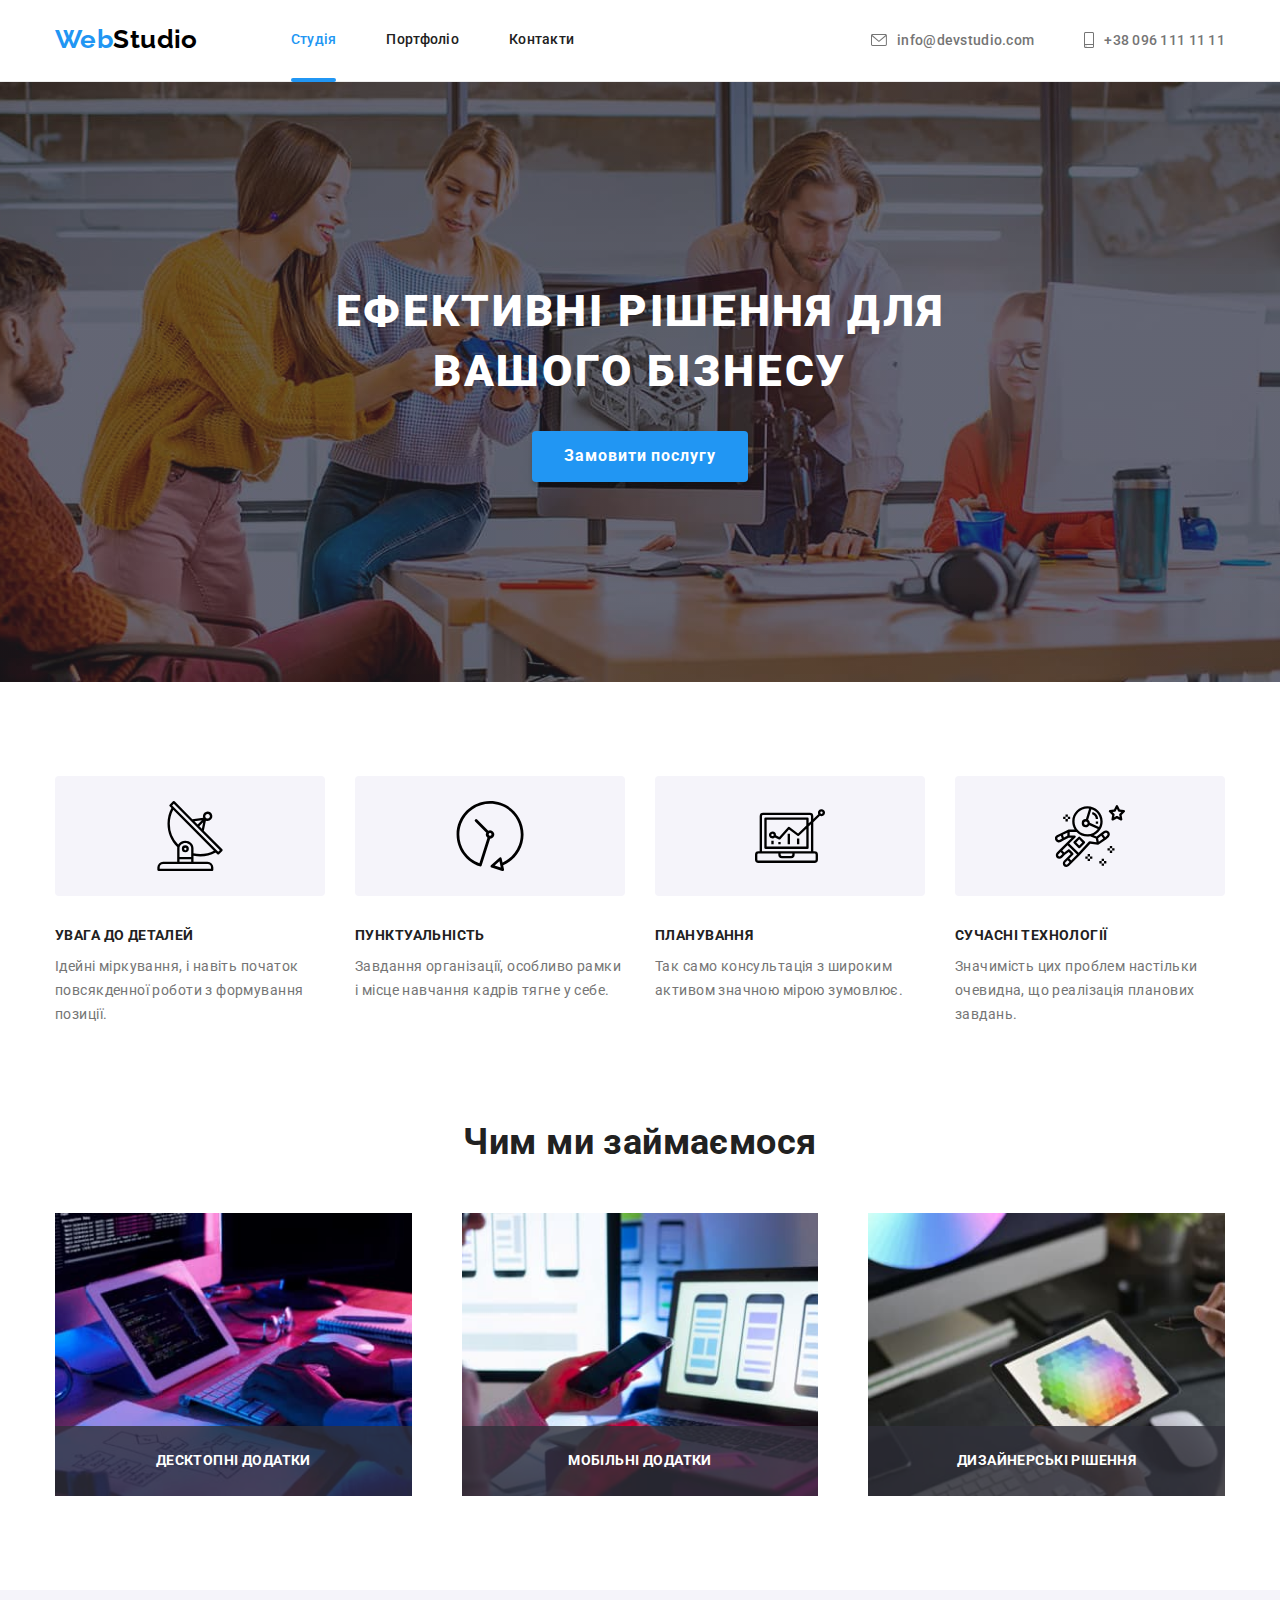
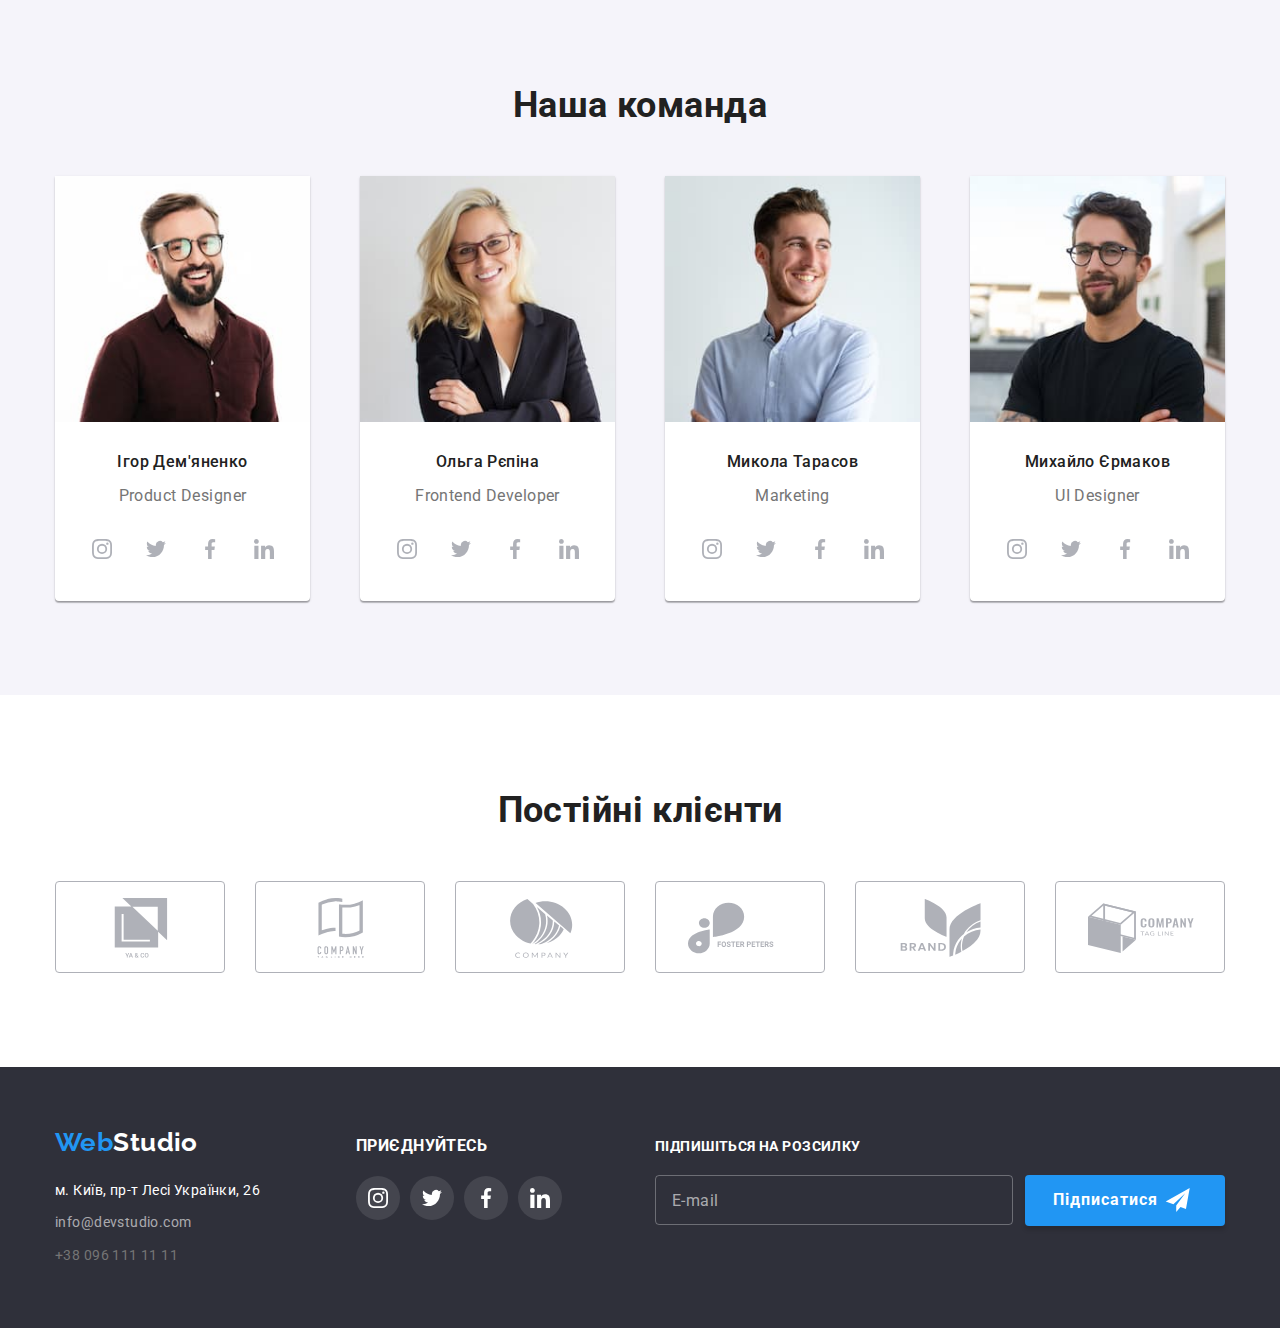
<file: index.html>
<!DOCTYPE html>
<html lang="uk">
  <head>
    <meta charset="UTF-8" />
    <meta http-equiv="X-UA-Compatible" content="IE=edge" />
    <meta name="viewport" content="width=device-width, initial-scale=1.0" />
    <title>WebStudio</title>
    <link
      href="https://fonts.googleapis.com/css2?family=Raleway:wght@700&family=Roboto:wght@400;500;700;900&display=swap"
      rel="stylesheet"
    />
    <link
      rel="stylesheet"
      href="https://cdnjs.cloudflare.com/ajax/libs/modern-normalize/1.1.0/modern-normalize.min.css"
    />
    <link rel="stylesheet" href="./css/main.min.css" />
  </head>

  <body>
    <!-- Шапка сайту -->
    <header class="pages-header">
      <!-- головна навігація -->
      <div class="container nav">
        <nav class="main-nav">
          <a class="logo logo--big" href="./index.html">
            <span class="logo--accent" lang="en">Web</span
            ><span lang="en">Studio</span></a
          >
          <ul class="site-nav">
            <li class="site-nav__items">
              <a href="" class="site-nav__link site-nav__link--current"
                >Студія</a
              >
            </li>
            <li class="site-nav__items">
              <a href="./portfolio.html" class="site-nav__link">Портфоліо</a>
            </li>
            <li class="site-nav__items">
              <a href="#" class="site-nav__link">Контакти</a>
            </li>
          </ul>
        </nav>
        <ul class="auth-nav">
          <li class="auth-nav__items">
            <a
              href="mailto:info@devstudio.com"
              class="auth-nav__link"
              lang="en"
            >
              <svg class="auth-nav__icon" width="16px" height="12px">
                <use href="./images/sprite.svg#icon-envelope"></use>
              </svg>
              info@devstudio.com</a
            >
          </li>
          <li class="auth-nav__items">
            <a href="telto:+380961111111" class="auth-nav__link">
              <svg class="auth-nav__icon" width="10px" height="16px">
                <use href="./images/sprite.svg#icon-smartphone"></use>
              </svg>
              +38 096 111 11 11</a
            >
          </li>
        </ul>
      </div>
    </header>
    <!-- Основний контент -->
    <main>
      <!-- банер -->
      <div class="hero-box">
        <section class="hero">
          <h1 class="hero__title">Ефективні рішення для вашого бізнесу</h1>
          <button class="hero__button" type="button" data-modal-open>
            Замовити послугу
          </button>
        </section>
      </div>

      <!-- form -->
      <div class="backdrop is-hidden" data-modal>
        <div class="modal">
          <button class="modal-btn" data-modal-close>
            <svg class="modal-btn__icon" width="11px" height="11px">
              <use href="./images/sprite.svg#icon-close"></use>
            </svg>
          </button>

          <form class="form">
            <p class="form__title">Залиште свої дані, ми вам передзвонимо</p>

            <label for="input-name" class="form__label">Ім'я</label>
            <div class="form__wrapper">
              <input
                type="text"
                name="name"
                id="input-name"
                class="form__input input"
                required
              />
              <svg class="form__icon">
                <use href="./images/sprite.svg#icon-person"></use>
              </svg>
            </div>

            <label for="input-tel" class="form__label">Телефон</label>
            <div class="form__wrapper">
              <input
                type="tel"
                name="phone"
                id="input-tel"
                class="form__input input"
                required
              />
              <svg class="form__icon">
                <use href="./images/sprite.svg#icon-tel"></use>
              </svg>
            </div>

            <label for="input-email" class="form__label">Пошта</label>
            <div class="form__wrapper">
              <input
                type="email"
                name="email"
                id="input-email"
                class="form__input input"
                required
              />
              <svg class="form__icon">
                <use href="./images/sprite.svg#icon-imail"></use>
              </svg>
            </div>

            <label for="modal-coment" class="coment">Коментар</label>
            <textarea
              class="input coment__input"
              name="coment"
              id="modal-coment"
              placeholder="Введіть текст"
            ></textarea>

            <label class="check">
              <input class="check__input hidden-title" type="checkbox" name="check" />
              <span class="check__wrapper">
                <svg class="check__icon" width="16px" height="15px">
                  <use href="./images/sprite.svg#icon-check"></use>
                </svg>
              </span>
              <span
                >Погоджуюся з розсилкою та приймаю
                <a class="check__link" href="#">Умови договору</a></span
              >
            </label>

            <button type="submit" class="button submit-btn">Відправити</button>
          </form>
        </div>
      </div>
      <!-- Переваги компанії -->
      <section class="section">
        <div class="container">
          <h2 class="hidden-title">Переваги компанії</h2>
          <ul class="list features">
            <li class="features__description">
              <div class="features-box">
                <svg class="features-box__icon">
                  <use href="./images/sprite.svg#icon-antenna"></use>
                </svg>
              </div>
              <h3 class="features__title">Увага до деталей</h3>
              <p class="features__text">
                Ідейні міркування, і навіть початок повсякденної роботи з
                формування позиції.
              </p>
            </li>

            <li class="features__description">
              <div class="features-box">
                <svg class="features-box__icon">
                  <use href="./images/sprite.svg#icon-vector"></use>
                </svg>
              </div>
              <h3 class="features__title">Пунктуальність</h3>
              <p class="features__text">
                Завдання організації, особливо рамки і місце навчання кадрів
                тягне у себе.
              </p>
            </li>

            <li class="features__description">
              <div class="features-box">
                <svg class="features-box__icon">
                  <use href="./images/sprite.svg#icon-diagram"></use>
                </svg>
              </div>
              <h3 class="features__title">Планування</h3>
              <p class="features__text">
                Так само консультація з широким активом значною мірою зумовлює.
              </p>
            </li>

            <li class="features__description">
              <div class="features-box">
                <svg class="features-box__icon">
                  <use href="./images/sprite.svg#icon-astronaut"></use>
                </svg>
              </div>
              <h3 class="features__title">Сучасні технології</h3>
              <p class="features__text">
                Значимість цих проблем настільки очевидна, що реалізація
                планових завдань.
              </p>
            </li>
          </ul>
        </div>
      </section>

      <!-- Чим займається -->
      <section class="services section">
        <div class="container">
          <h2 class="section-title">Чим ми займаємося</h2>
          <ul class="services__list">
            <li class="services__items">
              <div class="services-wrapper">
                <img
                  src="./images/laptop.jpg"
                  alt="Програмування коду"
                  width="370"
                />
                <div class="services-wrapper__text">
                  <p>Десктопні додатки</p>
                </div>
              </div>
            </li>
            <li class="services__items">
              <div class="services-wrapper">
                <img
                  src="./images/phone.jpg"
                  alt="Розробка інтерфейсу"
                  width="370"
                />
                <div class="services-wrapper__text">
                  <p>Мобільні додатки</p>
                </div>
              </div>
            </li>
            <li class="services__items">
              <div class="services-wrapper">
                <img
                  src="./images/design.jpg"
                  alt="Розробка дизайну"
                  width="370"
                />
                <div class="services-wrapper__text">
                  <p>Дизайнерські рішення</p>
                </div>
              </div>
            </li>
          </ul>
        </div>
      </section>

      <!-- Команда -->
      <section class="teem section">
        <div class="container">
          <h2 class="section-title">Наша команда</h2>
          <ul class="team-list">
            <li class="team-list__items">
              <img
                class="team-list__photo"
                src="./images/product-designer.jpg"
                alt="Продакт менеджер"
                width="270"
              />
              <h3 class="team-list__title">Ігор Дем'яненко</h3>
              <p lang="en" class="team-list__text">Product Designer</p>
              <ul class="social">
                <li class="social__item">
                  <a class="social__link" href="#" aria-label="Інстаграм">
                    <svg class="social__icon">
                      <use href="./images/sprite.svg#icon-instagram"></use>
                    </svg>
                  </a>
                </li>
                <li class="social__item">
                  <a class="social__link" href="#" aria-label="Твіттер">
                    <svg class="social__icon">
                      <use href="./images/sprite.svg#icon-twitter"></use>
                    </svg>
                  </a>
                </li>
                <li class="social__item">
                  <a class="social__link" href="#" aria-label="Фейсбук">
                    <svg class="social__icon">
                      <use href="./images/sprite.svg#icon-facebook"></use>
                    </svg>
                  </a>
                </li>
                <li class="social__item">
                  <a class="social__link" href="#" aria-label="Лінкедин">
                    <svg class="social__icon">
                      <use href="./images/sprite.svg#icon-linkedin"></use>
                    </svg>
                  </a>
                </li>
              </ul>
            </li>
            <li class="team-list__items">
              <img
                class="team-list__photo"
                src="./images/frontend-develope.jpg"
                alt="Фронтенд розробник"
                width="270"
              />
              <h3 class="team-list__title">Ольга Рєпіна</h3>
              <p lang="en" class="team-list__text">Frontend Developer</p>
              <ul class="social">
                <li class="social__item">
                  <a class="social__link" href="#" aria-label="Інстаграм">
                    <svg class="social__icon">
                      <use href="./images/sprite.svg#icon-instagram"></use>
                    </svg>
                  </a>
                </li>
                <li class="social__item">
                  <a class="social__link" href="#" aria-label="Твіттер">
                    <svg class="social__icon">
                      <use href="./images/sprite.svg#icon-twitter"></use>
                    </svg>
                  </a>
                </li>
                <li class="social__item">
                  <a class="social__link" href="#" aria-label="Фейсбук">
                    <svg class="social__icon">
                      <use href="./images/sprite.svg#icon-facebook"></use>
                    </svg>
                  </a>
                </li>
                <li class="social__item">
                  <a class="social__link" href="#" aria-label="Лінкедин">
                    <svg class="social__icon">
                      <use href="./images/sprite.svg#icon-linkedin"></use>
                    </svg>
                  </a>
                </li>
              </ul>
            </li>
            <li class="team-list__items">
              <img
                class="team-list__photo"
                src="./images/marketing.jpg"
                alt="Маркетолог"
                width="270"
              />
              <h3 class="team-list__title">Микола Тарасов</h3>
              <p lang="en" class="team-list__text">Marketing</p>
              <ul class="social">
                <li class="social__item">
                  <a class="social__link" href="#" aria-label="Інстаграм">
                    <svg class="social__icon">
                      <use href="./images/sprite.svg#icon-instagram"></use>
                    </svg>
                  </a>
                </li>
                <li class="social__item">
                  <a class="social__link" href="#" aria-label="Твіттер">
                    <svg class="social__icon">
                      <use href="./images/sprite.svg#icon-twitter"></use>
                    </svg>
                  </a>
                </li>
                <li class="social__item">
                  <a class="social__link" href="#" aria-label="Фейсбук">
                    <svg class="social__icon">
                      <use href="./images/sprite.svg#icon-facebook"></use>
                    </svg>
                  </a>
                </li>
                <li class="social__item">
                  <a class="social__link" href="#" aria-label="Лінкедин">
                    <svg class="social__icon">
                      <use href="./images/sprite.svg#icon-linkedin"></use>
                    </svg>
                  </a>
                </li>
              </ul>
            </li>
            <li class="team-list__items">
              <img
                class="team-list__photo"
                src="./images/ul-designer.jpg"
                alt="Креативний дизайнер"
                width="270"
              />
              <h3 class="team-list__title">Михайло Єрмаков</h3>
              <p lang="en" class="team-list__text">UI Designer</p>
              <ul class="social">
                <li class="social__item">
                  <a class="social__link" href="#" aria-label="Інстаграм">
                    <svg class="social__icon">
                      <use href="./images/sprite.svg#icon-instagram"></use>
                    </svg>
                  </a>
                </li>
                <li class="social__item">
                  <a class="social__link" href="#" aria-label="Твіттер">
                    <svg class="social__icon">
                      <use href="./images/sprite.svg#icon-twitter"></use>
                    </svg>
                  </a>
                </li>
                <li class="social__item">
                  <a class="social__link" href="#" aria-label="Фейсбук">
                    <svg class="social__icon">
                      <use href="./images/sprite.svg#icon-facebook"></use>
                    </svg>
                  </a>
                </li>
                <li class="social__item">
                  <a class="social__link" href="#" aria-label="Лінкедин">
                    <svg class="social__icon">
                      <use href="./images/sprite.svg#icon-linkedin"></use>
                    </svg>
                  </a>
                </li>
              </ul>
            </li>
          </ul>
        </div>
      </section>

      <!-- clients -->
      <section class="section">
        <div class="container">
          <h2 class="section-title">Постійні клієнти</h2>
          <ul class="clients">
            <li class="clients-items">
              <a class="clients-items__link" href="#">
                <svg class="clients-items__logo">
                  <use href="./images/sprite.svg#icon-yaico"></use>
                </svg>
              </a>
            </li>
            <li class="clients-items">
              <a class="clients-items__link" href="#">
                <svg class="clients-items__logo">
                  <use href="./images/sprite.svg#icon-group"></use>
                </svg>
              </a>
            </li>
            <li class="clients-items">
              <a class="clients-items__link" href="#">
                <svg class="clients-items__logo">
                  <use href="./images/sprite.svg#icon-company"></use>
                </svg>
              </a>
            </li>
            <li class="clients-items">
              <a class="clients-items__link" href="#">
                <svg class="clients-items__logo">
                  <use href="./images/sprite.svg#icon-foster"></use>
                </svg>
              </a>
            </li>
            <li class="clients-items">
              <a class="clients-items__link" href="#">
                <svg class="clients-items__logo">
                  <use href="./images/sprite.svg#icon-brand"></use>
                </svg>
              </a>
            </li>
            <li class="clients-items">
              <a class="clients-items__link" href="#">
                <svg class="clients-items__logo">
                  <use href="./images/sprite.svg#icon-tag-line"></use>
                </svg>
              </a>
            </li>
          </ul>
        </div>
      </section>
    </main>
    <!-- підвал -->
    <footer class="footer">
      <div class="footer__container container">
        <div class="address-box">
          <a class="logo logo--white logo--small" href="./index.html"
            ><span class="logo--accent" lang="en">Web</span
            ><span lang="en">Studio</span></a
          >
          <address>
            <ul class="address">
              <li class="address__items">
                <a
                  class="link address__link address__link--street"
                  href="https://goo.gl/maps/ELN6AKUcjq5eyxwW9"
                  target="_blank"
                  rel="noopener noreferrer"
                  >м. Київ, пр-т Лесі Українки, 26</a
                >
              </li>
              <li class="address__items">
                <a
                  class="link address__link address__link--email"
                  href="mailto:info@devstudio.com"
                  lang="en"
                  >info@devstudio.com</a
                >
              </li>
              <li class="address__items">
                <a
                  class="link address__link address__link--contacts"
                  href="telto:+380961111111"
                  >+38 096 111 11 11</a
                >
              </li>
            </ul>
          </address>
        </div>
        <div class="join">
          <h3 class="footer-title">Приєднуйтесь</h3>
          <ul class="footer-social">
            <li class="footer-social__item">
              <a class="footer-social__link" href="#" aria-label="Інстаграм">
                <svg class="footer-social__icon">
                  <use href="./images/sprite.svg#icon-instagram"></use>
                </svg>
              </a>
            </li>
            <li class="footer-social__item">
              <a class="footer-social__link" href="#" aria-label="Твіттер">
                <svg class="footer-social__icon">
                  <use href="./images/sprite.svg#icon-twitter"></use>
                </svg>
              </a>
            </li>
            <li class="footer-social__item">
              <a class="footer-social__link" href="#" aria-label="Фейсбук">
                <svg class="footer-social__icon">
                  <use href="./images/sprite.svg#icon-facebook"></use>
                </svg>
              </a>
            </li>
            <li class="footer-social__item">
              <a class="footer-social__link" href="#" aria-label="Лінкедин">
                <svg class="footer-social__icon">
                  <use href="./images/sprite.svg#icon-linkedin"></use>
                </svg>
              </a>
            </li>
          </ul>
        </div>
        <div class="subscribe-wrapper">
          <p class="footer-title">Підпишіться на розсилку</p>
          <form class="subscribe-box">
            <label for="subscribe">
              <input
                class="subscribe__input input"
                type="email"
                name="subscribe"
                id="subscribe"
                placeholder="E-mail"
              />
            </label>

            <button class="subscribe__btn" type="submit">
              Підписатися
              <svg class="subscribe__icon" height="24px">
                <use href="./images/sprite.svg#icon-send"></use>
              </svg>
            </button>
          </form>
        </div>
      </div>
    </footer>
    <script src="./js/modal.js"></script>
  </body>
</html>
</file>
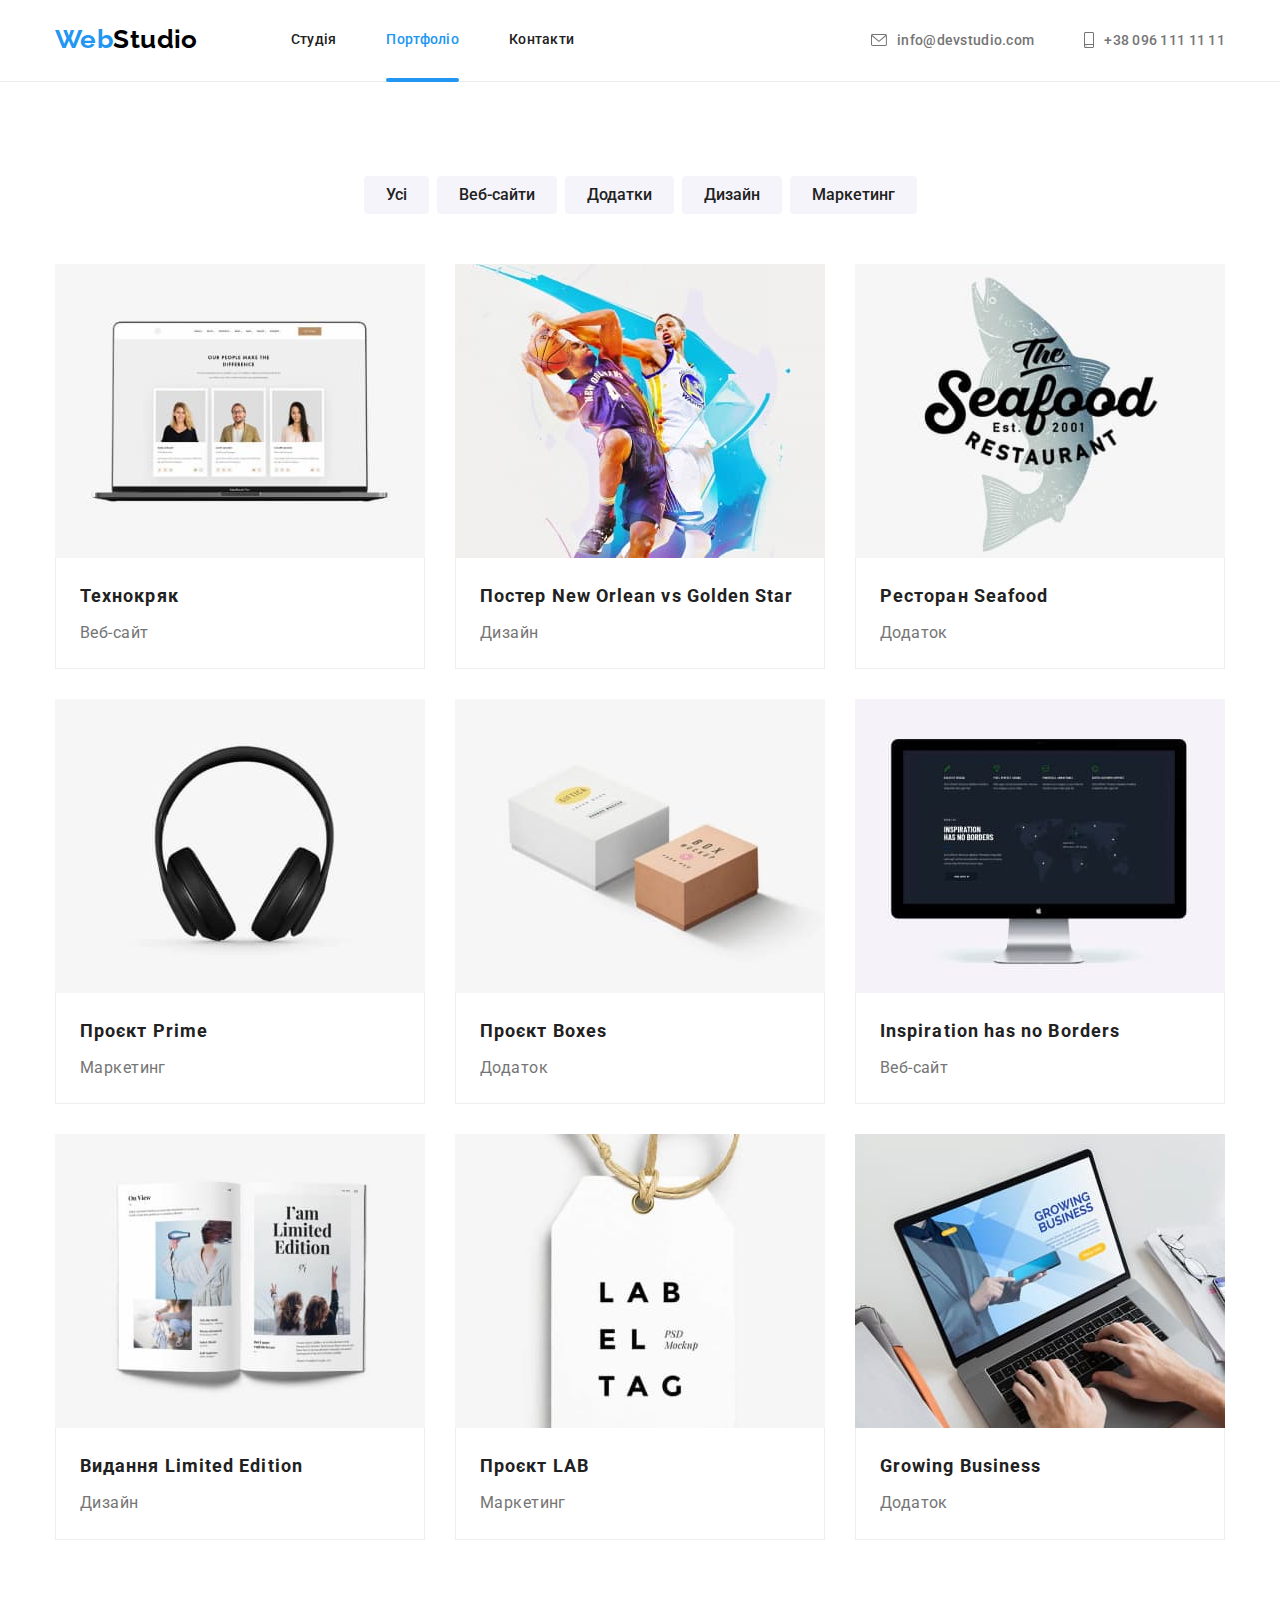
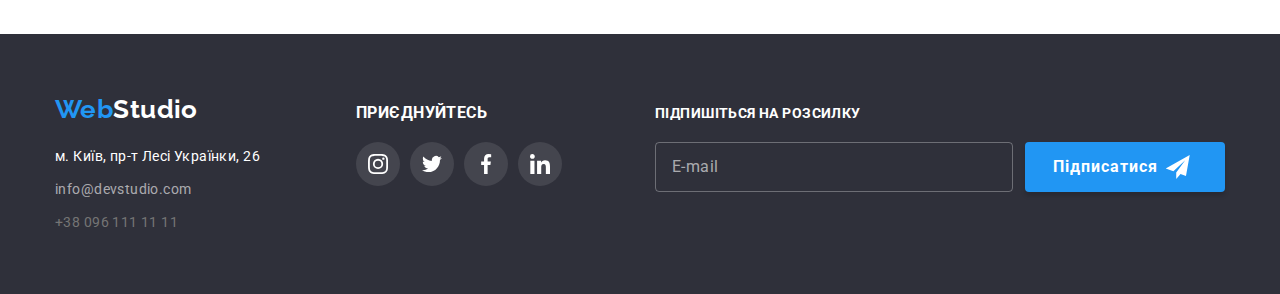
<file: portfolio.html>
<!DOCTYPE html>
<html lang="uk">

<head>
    <meta charset="UTF-8">
    <meta http-equiv="X-UA-Compatible" content="IE=edge">
    <meta name="viewport" content="width=device-width, initial-scale=1.0">
    <title>Portgolio</title>
    <link rel="preconnect" href="https://fonts.googleapis.com">
    <link rel="preconnect" href="https://fonts.gstatic.com" crossorigin>
    <link
        href="https://fonts.googleapis.com/css2?family=Raleway:wght@700&family=Roboto:wght@400;500;700;900&display=swap"
        rel="stylesheet">
    <link rel="stylesheet"
        href="https://cdnjs.cloudflare.com/ajax/libs/modern-normalize/1.1.0/modern-normalize.min.css">
    <link rel="stylesheet" href="./css/main.min.css">
</head>

<body>
    <!-- Шапка сайту -->
    <header class="pages-header">
        <!-- головна навігація -->
        <div class="container nav">
            <nav class="main-nav">
                <a class="logo logo--big" href="./index.html"> <span class="logo--accent" lang="en">Web</span><span
                        lang="en">Studio</span></a>
                <ul class="site-nav">
                    <li class="site-nav__items"><a href="./index.html" class="site-nav__link">Студія</a>
                    </li>
                    <li class="site-nav__items"><a href="./portfolio.html"
                            class="site-nav__link site-nav__link--current">Портфоліо</a></li>
                    <li class="site-nav__items"><a href="#" class="site-nav__link">Контакти</a></li>
                </ul>
            </nav>
            <ul class="auth-nav">
                <li class="auth-nav__items"><a href="mailto:info@devstudio.com" class="auth-nav__link" lang="en">
                        <svg class="auth-nav__icon" width="16px" height="12px">
                            <use href="./images/sprite.svg#icon-envelope"></use>
                        </svg>
                        info@devstudio.com</a></li>
                <li class="auth-nav__items"><a href="telto:+380961111111" class="auth-nav__link">
                        <svg class="auth-nav__icon" width="10px" height="16px">
                            <use href="./images/sprite.svg#icon-smartphone"></use>
                        </svg>
                        +38 096 111 11 11</a></li>
            </ul>
        </div>
    </header>
    <!-- Основний контент -->
    <main>
        <section class="section">
            <div class="container">
                <h1 class="hidden-title">Навігація з прикладами робіт</h1>
                <ul class="work-nav list">
                    <li class="work-nav__items"> <button class="work-nav__button button" type="button">Усі</button>
                    </li>
                    <li class="work-nav__items"> <button class="work-nav__button button"
                            type="button">Веб-сайти</button> </li>
                    <li class="work-nav__items"> <button class="work-nav__button button" type="button">Додатки</button>
                    </li>
                    <li class="work-nav__items"> <button class="work-nav__button button" type="button">Дизайн</button>
                    </li>
                    <li class="work-nav__items"> <button class="work-nav__button button"
                            type="button">Маркетинг</button> </li>
                </ul>
                <ul class="work list">
                    <li class="work__items">
                        <a class="work__link" href="#" target="_blank">
                            <div class="card">
                                <img class="card__photo" src="./images/technokryak.jpg" alt="Технокряк" width="370">
                                <div class="card__overlay">
                                    <p class="card__text">Ресурс пропонує комплексні пропозиції з різним рівнем
                                        функціоналу та сервісів. Все це дозволить відвідувачу
                                        отримати вичерпні відомості про компанію чи приватну особу.
                                    </p>
                                </div>
                            </div>
                            <div class="work-box">
                                <h2 class="work-box__title">Технокряк</h2>
                                <p class="work-box__text">Веб-сайт</p>
                            </div>
                        </a>
                    </li>
                    <li class="work__items">
                        <a class="work__link" href="#" target="_blank">
                            <div class="card">
                                <img class="card__photo" src="./images/poster.jpg" alt="постер" width="370">
                                <div class="card__overlay">
                                    <p class="card__text">Ресурс пропонує комплексні пропозиції з різним рівнем
                                        функціоналу та сервісів. Все це дозволить відвідувачу
                                        отримати вичерпні відомості про компанію чи приватну особу.
                                    </p>
                                </div>
                            </div>
                            <div class="work-box">
                                <h2 class="work-box__title">Постер <span lang="en">New Orlean vs Golden Star</span>
                                </h2>
                                <p class="work-box__text">Дизайн</p>
                            </div>
                        </a>
                    </li>
                    <li class="work__items">
                        <a class="work__link" href="#" target="_blank">
                            <div class="card">
                                <img class="card__photo" src="./images/seafood.jpg" alt="ресторан" width="370">
                                <div class="card__overlay">
                                    <p class="card__text">Ресурс пропонує комплексні пропозиції з різним рівнем
                                        функціоналу та сервісів. Все це дозволить відвідувачу
                                        отримати вичерпні відомості про компанію чи приватну особу.
                                    </p>
                                </div>
                            </div>
                            <div class="work-box">
                                <h2 class="work-box__title">Ресторан <span lang="en">Seafood</span> </h2>
                                <p class="work-box__text">Додаток</p>
                            </div>
                        </a>
                    </li>
                    <li class="work__items">
                        <a class="work__link" href="#" target="_blank">
                            <div class="card">
                                <img class="card__photo" src="./images/prime.jpg" alt="проєкт прайм" width="370">
                                <div class="card__overlay">
                                    <p class="card__text">Ресурс пропонує комплексні пропозиції з різним рівнем
                                        функціоналу та сервісів. Все це дозволить відвідувачу
                                        отримати вичерпні відомості про компанію чи приватну особу.
                                    </p>
                                </div>
                            </div>
                            <div class="work-box">
                                <h2 class="work-box__title">Проєкт <span lang="en">Prime</span> </h2>
                                <p class="work-box__text">Маркетинг</p>
                            </div>
                        </a>
                    </li>
                    <li class="work__items">
                        <a class="work__link" href="#" target="_blank">
                            <div class="card">
                                <img class="card__photo" src="./images/boxes.jpg" alt="коробки" width="370">
                                <div class="card__overlay">
                                    <p class="card__text">Ресурс пропонує комплексні пропозиції з різним рівнем
                                        функціоналу та сервісів. Все це дозволить відвідувачу
                                        отримати вичерпні відомості про компанію чи приватну особу.
                                    </p>
                                </div>
                            </div>
                            <div class="work-box">
                                <h2 class="work-box__title">Проєкт <span lang="en">Boxes</span> </h2>
                                <p class="work-box__text">Додаток</p>
                            </div>
                        </a>
                    </li>
                    <li class="work__items">
                        <a class="work__link" href="#" target="_blank">
                            <div class="card">
                                <img class="card__photo" src="./images/inspiration.jpg" alt="веб-сайт" width="370">
                                <div class="card__overlay">
                                    <p class="card__text">Ресурс пропонує комплексні пропозиції з різним рівнем
                                        функціоналу та сервісів. Все це дозволить відвідувачу
                                        отримати вичерпні відомості про компанію чи приватну особу.
                                    </p>
                                </div>
                            </div>
                            <div class="work-box">
                                <h2 class="work-box__title"><span lang="en">Inspiration has no Borders</span></h2>
                                <p class="work-box__text">Веб-сайт</p>
                            </div>
                        </a>
                    </li>
                    <li class="work__items">
                        <a class="work__link" href="#" target="_blank">
                            <div class="card">
                                <img class="card__photo" src="./images/limited-edition.jpg" alt="журнал" width="370">
                                <div class="card__overlay">
                                    <p class="card__text">Ресурс пропонує комплексні пропозиції з різним рівнем
                                        функціоналу та сервісів. Все це дозволить відвідувачу
                                        отримати вичерпні відомості про компанію чи приватну особу.
                                    </p>
                                </div>
                            </div>
                            <div class="work-box">
                                <h2 class="work-box__title">Видання <span lang="en">Limited Edition</span> </h2>
                                <p class="work-box__text">Дизайн</p>
                            </div>
                        </a>
                    </li>
                    <li class="work__items">
                        <a class="work__link" href="#" target="_blank">
                            <div class="card">
                                <img class="card__photo" src="./images/lab.jpg" alt="проєкт лаб" width="370">
                                <div class="card__overlay">
                                    <p class="card__text">Ресурс пропонує комплексні пропозиції з різним рівнем
                                        функціоналу та сервісів. Все це дозволить відвідувачу
                                        отримати вичерпні відомості про компанію чи приватну особу.
                                    </p>
                                </div>
                            </div>
                            <div class="work-box">
                                <h2 class="work-box__title">Проєкт <span lang="en">LAB</span> </h2>
                                <p class="work-box__text">Маркетинг</p>
                            </div>
                        </a>
                    </li>
                    <li class="work__items">
                        <a class="work__link" href="#" target="_blank">
                            <div class="card">
                                <img class="card__photo" src="./images/growing-business.jpg" alt="додаток" width="370">
                                <div class="card__overlay">
                                    <p class="card__text">Ресурс пропонує комплексні пропозиції з різним рівнем
                                        функціоналу та сервісів. Все це дозволить відвідувачу
                                        отримати вичерпні відомості про компанію чи приватну особу.
                                    </p>
                                </div>
                            </div>
                            <div class="work-box">
                                <h2 class="work-box__title"><span lang="en">Growing Business</span></h2>
                                <p class="work-box__text">Додаток</p>
                            </div>
                        </a>
                    </li>
                </ul>
            </div>
        </section>
    </main>
    <!-- підвал -->
    <footer class="footer">
        <div class="footer__container container">
            <div class="address-box">
                <a class="logo logo--white logo--small" href="./index.html"><span class="logo--accent"
                        lang="en">Web</span><span lang="en">Studio</span></a>
                <address>
                    <ul class="address">
                        <li class="address__items"><a class="link address__link address__link--street"
                                href="https://goo.gl/maps/ELN6AKUcjq5eyxwW9" target="_blank"
                                rel="noopener noreferrer">м.
                                Київ, пр-т Лесі Українки, 26</a></li>
                        <li class="address__items"><a class="link address__link address__link--email"
                                href="mailto:info@devstudio.com" lang="en">info@devstudio.com</a>
                        </li>
                        <li class="address__items"><a class="link address__link address__link--contacts"
                                href="telto:+380961111111">+38 096 111 11 11</a></li>
                    </ul>
                </address>
            </div>
            <div class="join">
                <h3 class="footer-title">Приєднуйтесь</h3>
                <ul class="footer-social">
                    <li class="footer-social__item">
                        <a class="footer-social__link" href="#" aria-label="Інстаграм">
                            <svg class="footer-social__icon">
                                <use href="./images/sprite.svg#icon-instagram"></use>
                            </svg>
                        </a>
                    </li>
                    <li class="footer-social__item">
                        <a class="footer-social__link" href="#" aria-label="Твіттер">
                            <svg class="footer-social__icon">
                                <use href="./images/sprite.svg#icon-twitter"></use>
                            </svg>
                        </a>
                    </li>
                    <li class="footer-social__item">
                        <a class="footer-social__link" href="#" aria-label="Фейсбук">
                            <svg class="footer-social__icon">
                                <use href="./images/sprite.svg#icon-facebook"></use>
                            </svg>
                        </a>
                    </li>
                    <li class="footer-social__item">
                        <a class="footer-social__link" href="#" aria-label="Лінкедин">
                            <svg class="footer-social__icon">
                                <use href="./images/sprite.svg#icon-linkedin"></use>
                            </svg>
                        </a>
                    </li>
                </ul>
            </div>
            <div class="subscribe-wrapper">
                <p class="footer-title">Підпишіться на розсилку</p>
                <form class="subscribe-box">
                    <label for="subscribe">
                        <input class="subscribe__input input" type="email" name="subscribe" id="subscribe"
                            placeholder="E-mail">
                    </label>

                    <button class="subscribe__btn" type="submit">Підписатися
                        <svg class="subscribe__icon" widht="24px" height="24px">
                            <use href="./images/sprite.svg#icon-send"></use>
                        </svg>
                    </button>
                </form>
            </div>
        </div>
    </footer>
</body>

</html>
</file>
<file: css/main.min.css>
:root{--primary-text-color: #757575;--title-text-color: #212121;--accent-color: #2196F3;--backgrount-color: #2F303A;--main-background-color: #Ffffff;--primary-white-color: #ffffff;--primary-black-color: #000000;--portfolio-nav: #F5F4FA;--border-nav: #ECECEC;--border-work: #EEEEEE;--social-icon: #AFB1B8;--overlay: rgba(33, 150, 243, 0.9);--anim: 250ms cubic-bezier(0.4, 0, 0.2, 1);--backdrop: rgba(0, 0, 0, 0.2)}ul{list-style:none;padding:0;margin:0}a{text-decoration:none;color:inherit}h1,h2,h3,h4,h5,h6{margin:0}p{margin:0}address{font-style:normal}button{font-family:inherit;padding:0;margin:0}img{display:block;max-width:100%;height:auto}body{color:var(--primary-text-color);background-color:var(--main-background-color);font-family:"Roboto",sans-serif;letter-spacing:.03em;font-weight:400;font-size:14px;line-height:1.17}.hidden-title{position:absolute;white-space:nowrap;width:1px;height:1px;overflow:hidden;border:0;padding:0;clip:rect(0 0 0 0);clip-path:inset(50%);margin:-1px}.container{max-width:1200px;width:100%;margin-left:auto;margin-right:auto;padding-left:15px;padding-right:15px}.section{padding-top:94px;padding-bottom:94px}.section-title{margin-bottom:50px;color:var(--title-text-color);font-weight:700;font-size:36px;line-height:1.17;text-align:center}.is-hidden{opacity:0;pointer-events:none;visibility:hidden}.backdrop{position:fixed;top:0;right:0;left:0;bottom:0;overflow-y:auto;overflow-x:hidden;width:100%;height:100%;background-color:var(--backdrop);z-index:100;transition:opacity var(--anim),visibility var(--anim)}.input{border:1px solid rgba(33,33,33,.2);border-radius:4px;outline:none;font-size:12px;line-height:1.16;letter-spacing:.01em;color:var(--primary-text-color);transition:border-color var(--accent-color)}.modal{position:absolute;top:50%;left:50%;transform:translate(-50%, -50%);width:528px;padding:40px;box-shadow:0px 1px 3px rgba(0,0,0,.12),0px 1px 1px rgba(0,0,0,.14),0px 2px 1px rgba(0,0,0,.2);border-radius:4px;background-color:var(--primary-white-color)}.modal-btn{display:flex;justify-content:center;position:absolute;top:0;right:0;border-radius:50%;cursor:pointer;margin-top:8px;margin-right:8px;padding:9px 10px;background-color:var(--primary-white-color);border:1px solid rgba(0,0,0,.1);transition:border-color var(--anim)}.modal-btn__icon{transition:fill var(--anim)}.modal-btn:focus .modal-btn__icon,.modal-btn:hover .modal-btn__icon{fill:var(--accent-color)}.form__title{margin-bottom:12px;font-weight:700;font-size:20px;line-height:1.15;text-align:center;color:var(--title-text-color)}.form__label{display:block;padding-bottom:4px;letter-spacing:.01em;font-size:12px;line-height:1.16}.form__wrapper{position:relative}.form__icon{position:absolute;top:0;left:12px;transform:translateY(50%);width:18px;height:18px}.form__input{width:100%;margin-bottom:10px;padding:11px 45px}.form__input:focus{border-color:var(--accent-color)}.form__input:focus+.form__icon{fill:var(--accent-color)}.coment{display:block;padding-bottom:4px;font-size:12px;line-height:1.16;letter-spacing:.01em}.coment__input{width:100%;height:120px;resize:none;padding:12px 16px;margin-bottom:20px;transition:border-color var(--anim)}.coment__input:focus{border-color:var(--accent-color)}.coment::placeholder{color:rgba(117,117,117,.5)}.check{display:flex;justify-content:center;align-items:center;margin-bottom:30px}.check__wrapper{display:flex;align-items:center;justify-content:center;position:relative;margin-right:8px;width:16px;height:15px;border:2px solid var(--title-text-color);border-radius:4px;transition:border var(--anim)}.check__icon{opacity:0;transition:opacity var(--anim)}.check__input{position:absolute;top:0;left:0}.check__input:checked+.check__wrapper{border:none}.check__input:checked+.check__wrapper .check__icon{opacity:1}.check__link{line-height:1.7;text-decoration:underline;color:var(--accent-color)}.submit-btn{display:flex;justify-content:center;margin:0 auto;width:200px;padding-top:10px;padding-bottom:10px;font-weight:700;font-size:16px;line-height:1.88;letter-spacing:.06em;color:var(--primary-white-color);background-color:var(--accent-color);border:0;border-radius:4px;cursor:pointer;transition:box-shadow var(--anim)}.submit-btn:hover,.submit-btn:focus{box-shadow:0px 4px 4px rgba(0,0,0,.15)}.logo{color:var(--primary-black-color);font-family:"Raleway",sans-serif;font-weight:700;font-size:26px;line-height:1.2;transition:color var(--anim)}.logo--accent{color:var(--accent-color)}.logo--white{color:var(--primary-white-color)}.logo--big{padding-top:24px;padding-bottom:24px;margin-right:93px}.logo--small{margin-bottom:20px}.logo:hover,.logo:focus{color:var(--accent-color)}.nav{display:flex}.main-nav{display:flex}.site-nav{display:flex}.site-nav__items:not(:last-child){margin-right:50px}.site-nav__link{display:block;position:relative;padding-top:32px;padding-bottom:32px;color:var(--title-text-color);font-weight:500;font-size:14px;line-height:1.14;letter-spacing:.02em;transition:color var(--anim)}.site-nav__link:hover,.site-nav__link:focus{color:var(--accent-color)}.site-nav__link--current{color:var(--accent-color)}.site-nav__link::after{content:"";position:absolute;bottom:-2px;left:0;display:block;width:100%;height:4px;border-radius:2px;background-color:var(--accent-color);opacity:0;transition:opacity var(--anim)}.site-nav__link--current::after,.site-nav__link:hover::after,.site-nav__link:focus::after{opacity:1}.auth-nav{display:flex;margin-left:auto}.auth-nav__items:not(:last-child){margin-right:50px}.auth-nav__link{display:flex;padding-top:32px;padding-bottom:32px;color:var(--primary-text-color);font-weight:500;font-size:14px;line-height:1.2;letter-spacing:.02em;transition:color var(--anim)}.auth-nav__link:hover,.auth-nav__link:focus{color:var(--accent-color)}.auth-nav__icon{margin-right:10px;align-self:center;fill:currentColor}.pages-header{border-bottom:1px solid var(--border-nav)}.hero-box{max-width:1600px;height:600px;margin-left:auto;margin-right:auto;text-align:center;background-color:var(--backgrount-color);background-image:linear-gradient(to right, rgba(47, 48, 58, 0.4), rgba(47, 48, 58, 0.4)),url(../images/banner.jpg);background-position:center}.hero{max-width:695px;padding-top:200px;padding-bottom:200px;margin-right:auto;margin-left:auto}.hero__title{margin-bottom:30px;color:var(--primary-white-color);font-weight:900;font-size:44px;line-height:1.36;text-align:center;letter-spacing:.06em;text-transform:uppercase}.hero__button{padding:10px 32px;margin-left:auto;margin-right:auto;box-shadow:0px 4px 4px rgba(0,0,0,.15);border:0;border-radius:4px;color:var(--primary-white-color);background-color:var(--accent-color);cursor:pointer;font-family:inherit;font-weight:700;font-size:16px;line-height:1.88;letter-spacing:.06em;transition:color var(--anim)}.hero__button:hover,.hero__button:focus{color:var(--primary-black-color)}.features{display:flex}.features__title{margin-bottom:10px;color:var(--title-text-color);font-weight:700;font-size:14px;line-height:1.4;text-transform:uppercase}.features__text{font-weight:400;font-size:14px;line-height:1.7}.features__description{flex-basis:270px}.features__description:not(:last-child){margin-right:30px}.features-box{width:270px;height:120px;padding-top:25px;padding-bottom:25px;margin-bottom:30px;border-radius:4px;background-color:var(--portfolio-nav)}.features-box__icon{display:block;width:70px;height:70px;margin:0 auto}.services{padding-top:0}.services__list{display:flex;flex-wrap:wrap;gap:50px}.services__items{flex-basis:calc((100% - 100px)/3)}.services-wrapper{position:relative}.services-wrapper__text{position:absolute;bottom:0;left:0;padding-top:27px;padding-bottom:27px;text-align:center;width:100%;font-weight:700;line-height:1.14;text-transform:uppercase;color:var(--primary-white-color);background:rgba(47,48,58,.8)}.teem{background-color:var(--portfolio-nav)}.team-list{display:flex;flex-wrap:wrap;gap:50px;font-size:16px;line-height:1.9}.team-list__items{flex-basis:calc((100% - 150px)/4);background-color:var(--main-background-color);text-align:center;box-shadow:0px 1px 3px rgba(0,0,0,.12),0px 1px 1px rgba(0,0,0,.14),0px 2px 1px rgba(0,0,0,.2);border-radius:0px 0px 4px 4px}.team-list__photo{margin-bottom:30px}.team-list__title{margin-bottom:10px;color:var(--title-text-color);font-weight:500;font-size:16px;line-height:1.19}.team-list__text{margin-bottom:16px}.social{display:flex;margin-bottom:30px;justify-content:center;gap:10px}.social__icon{width:20px;height:20px;fill:currentColor}.social__link{display:block;width:44px;height:44px;padding-top:12px;padding-bottom:12px;color:var(--social-icon);transition:color var(--anim),bacgrount-color var(--anim)}.social__link:hover,.social__link:focus{color:var(--primary-white-color);background-color:var(--accent-color);border-radius:50%}.clients{display:flex;justify-content:center;gap:30px}.clients-items__link{display:block;width:170px;height:92px;padding-top:16px;padding-bottom:16px;padding-left:32px;padding-right:32px;text-align:center;border:1px solid var(--social-icon);border-radius:4px;color:var(--social-icon);transition:color var(--anim),border-color var(--anim)}.clients-items__link:hover,.clients-items__link:focus{color:var(--accent-color);border-color:var(--accent-color)}.clients-items__logo{width:106px;height:60px;fill:currentColor}.work-nav{display:flex;justify-content:center;flex-wrap:wrap;margin-bottom:50px}.work-nav__items:not(:last-child){margin-right:8px}.work-nav__button{padding:6px 22px;color:var(--title-text-color);background-color:var(--portfolio-nav);cursor:pointer;font-family:inherit;font-weight:500;font-size:16px;line-height:1.62;text-align:center;border:0;border-radius:4px;transition:color var(--anim),background-color var(--anim),box-shadow var(--anim)}.work-nav__button:hover,.work-nav__button:focus{color:var(--primary-white-color);background-color:var(--accent-color);box-shadow:0px 3px 1px rgba(0,0,0,.1),0px 1px 2px rgba(0,0,0,.08),0px 2px 2px rgba(0,0,0,.12)}.work{display:flex;flex-wrap:wrap;gap:30px}.work__items{flex-basis:calc((100% - 60px)/3)}.work__link{display:block;transition:box-shadow var(--anim)}.work__link:hover,.work__link:focus{box-shadow:0px 1px 1px rgba(0,0,0,.12),0px 4px 4px rgba(0,0,0,.06),1px 4px 6px rgba(0,0,0,.16)}.card{position:relative;overflow:hidden}.card__photo{max-width:100%}.card__overlay{display:block;position:absolute;top:0;left:0;overflow:auto;padding:63px 24px;width:100%;height:100%;background-color:var(--overlay);transform:translateY(102%);transition:transform var(--anim)}.card__text{font-size:18px;line-height:1.6;color:var(--primary-white-color)}.work__link:hover .card__overlay,.work__link:focus .card__overlay{transform:translateY(0)}.work-box{border-bottom:1px solid var(--border-work);border-left:1px solid var(--border-work);border-right:1px solid var(--border-work);padding-top:20px;padding-bottom:20px}.work-box__text{display:block;margin-left:24px;margin-right:24px;color:var(--primary-text-color);font-size:16px;line-height:1.9}.work-box__title{display:block;margin-left:24px;margin-right:24px;margin-bottom:4px;color:var(--title-text-color);font-weight:700;font-size:18px;line-height:2;letter-spacing:.06em}.footer{display:flex;justify-content:center;align-items:baseline;width:100%;padding-top:60px;padding-bottom:60px;background-color:var(--backgrount-color)}.footer__container{display:flex;align-items:baseline}.address-box{display:flex;flex-direction:column;width:231px;margin-right:70px}.address__items:not(:last-child){margin-bottom:9px}.address__link{margin-bottom:9px;font-style:normal;font-weight:400;font-size:14px;line-height:1.7;transition:color var(--anim)}.address__link--street{color:var(--primary-white-color)}.address__link--email{color:rgba(255,255,255,.6)}.address__link:hover,.address__link:focus{color:var(--accent-color)}.join{display:flex;align-self:baseline;flex-direction:column;margin-right:93px}.footer-title{display:block;margin-bottom:20px;font-weight:700;line-height:1.14;text-transform:uppercase;color:var(--primary-white-color)}.footer-social{display:flex;justify-content:center;gap:10px}.footer-social__link{display:block;width:44px;height:44px;padding:12px 12px;border-radius:50%;color:var(--primary-white-color);background-color:rgba(255,255,255,.1);transition:background-color var(--anim)}.footer-social__link:hover,.footer-social__link:focus{background-color:var(--accent-color)}.footer-social__icon{width:20px;height:20px;fill:currentColor}.subscribe-wrapper{display:flex;flex-direction:column}.subscribe-box{display:flex}.subscribe__input{display:block;padding:15px 16px;margin-right:12px;width:358px;height:50px;font-size:16px;line-height:1.25;letter-spacing:.03em;background-color:inherit;color:var(--primary-white-color);border-color:rgba(255,255,255,.3);transition:border-color var(--anim)}.subscribe__input:focus{border-color:var(--accent-color)}.subscribe__input::placeholder{color:rgba(255,255,255,.6)}.subscribe__btn{display:flex;align-items:center;width:200px;padding:10px 28px;font-weight:700;font-size:16px;line-height:1.88;letter-spacing:.06em;color:var(--primary-white-color);background-color:var(--accent-color);box-shadow:0px 4px 4px rgba(0,0,0,.15);border:0;border-radius:4px;transition:box-shadow var(--anim);cursor:pointer}.subscribe__btn:hover,.subscribe__btn:focus{box-shadow:0px 4px 4px rgba(109,109,109,.2)}/*# sourceMappingURL=main.min.css.map */
</file>
